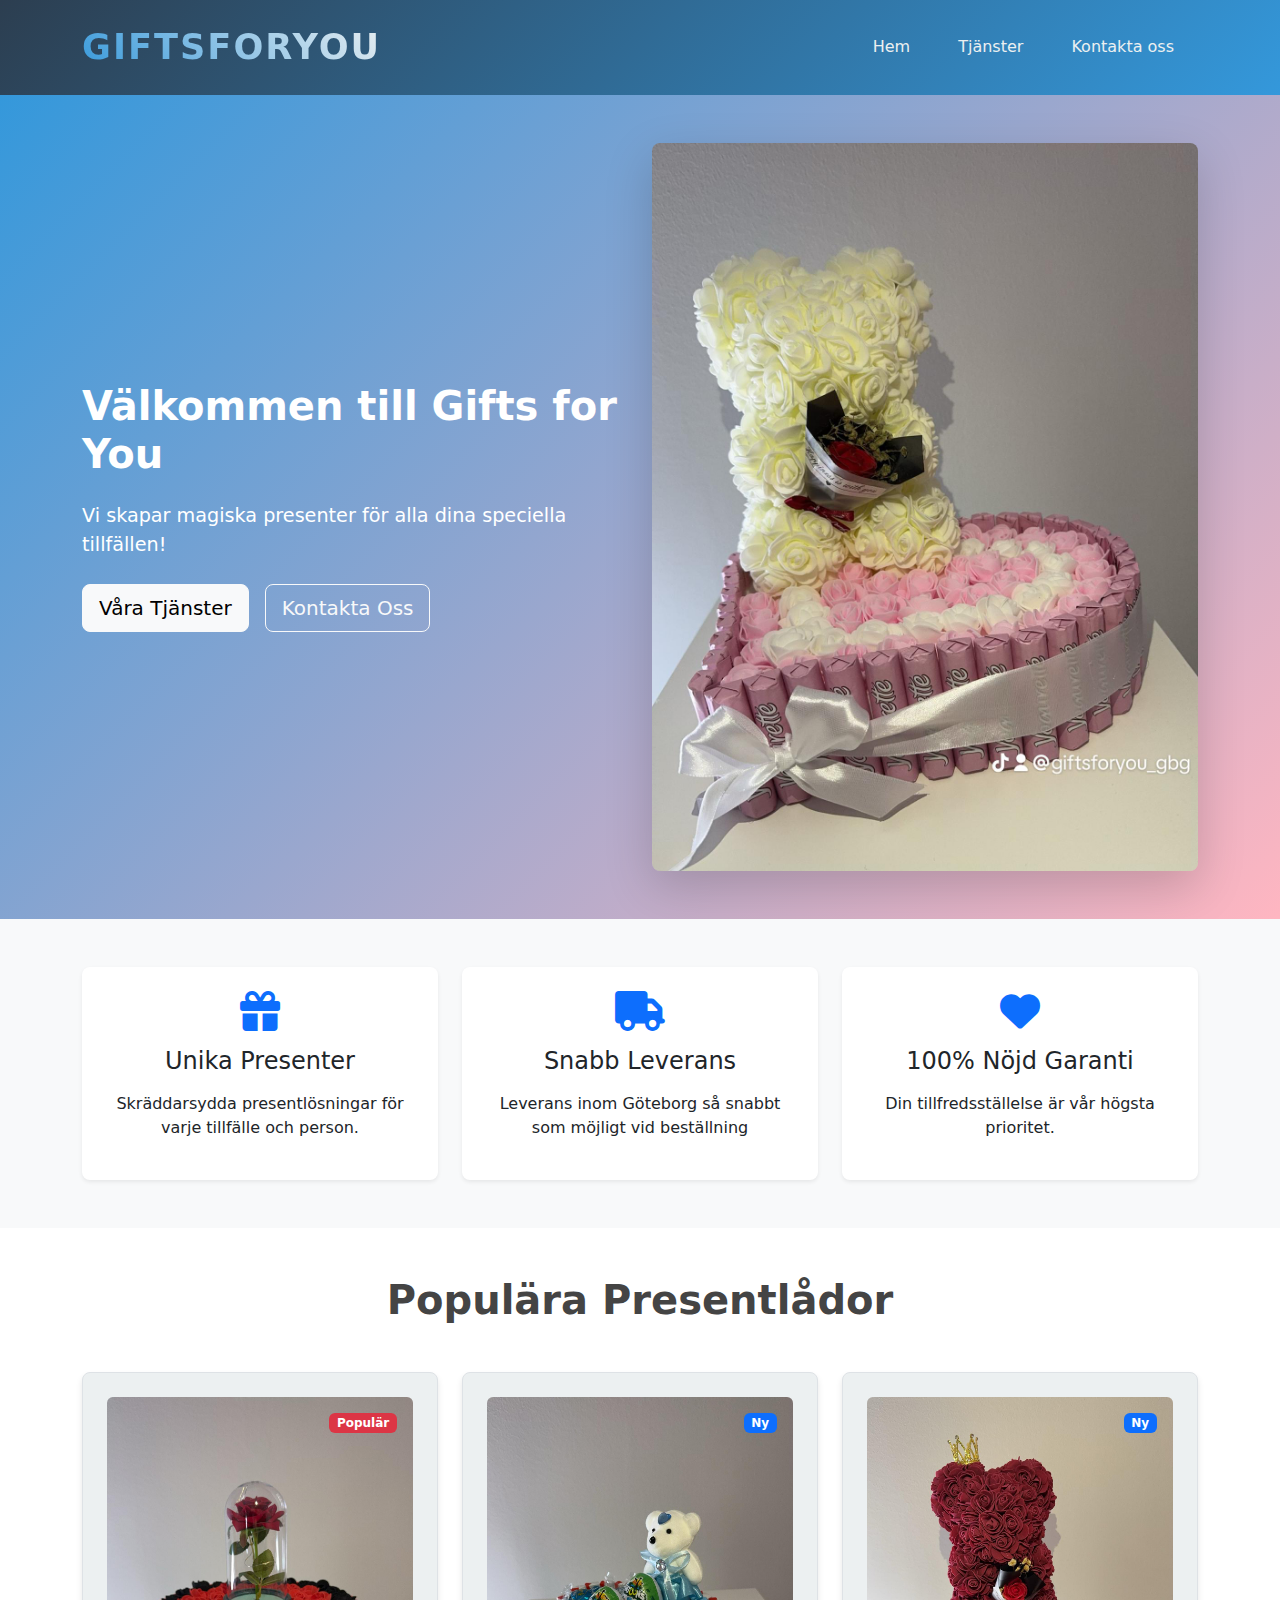
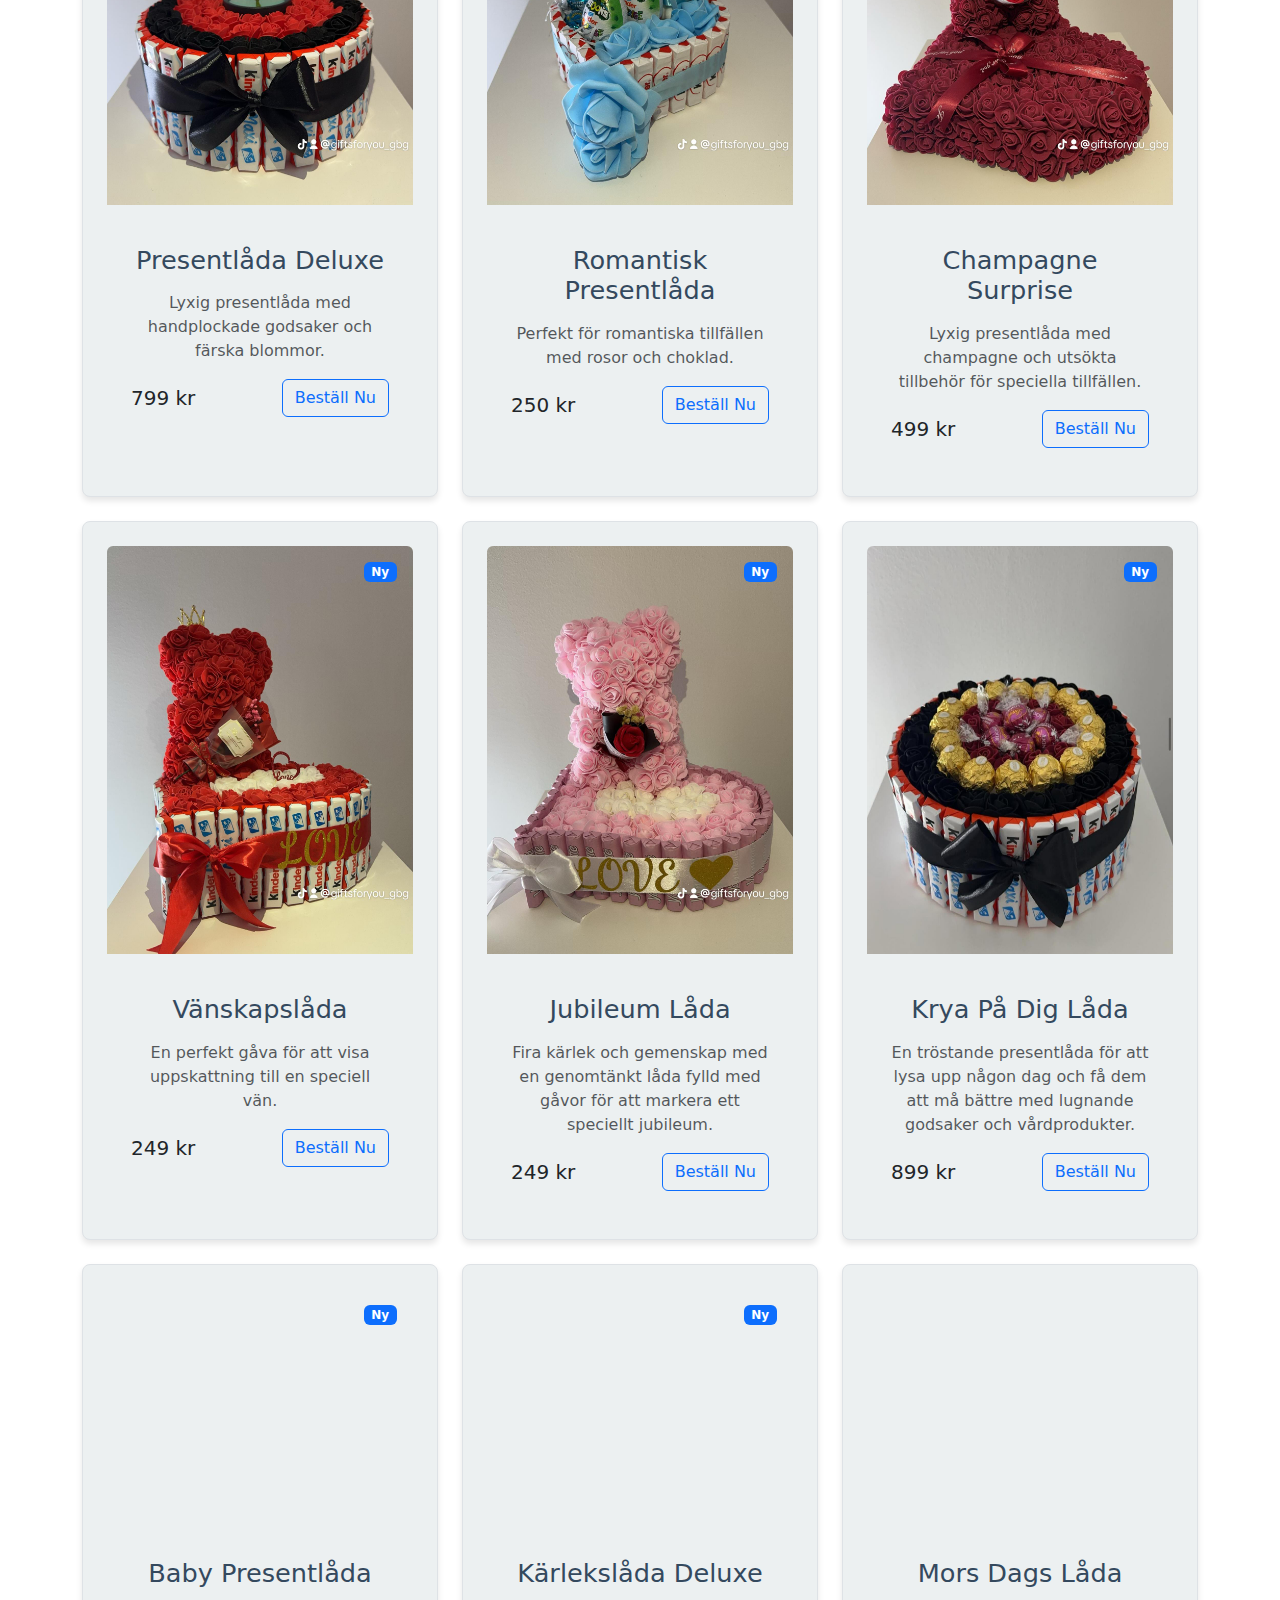
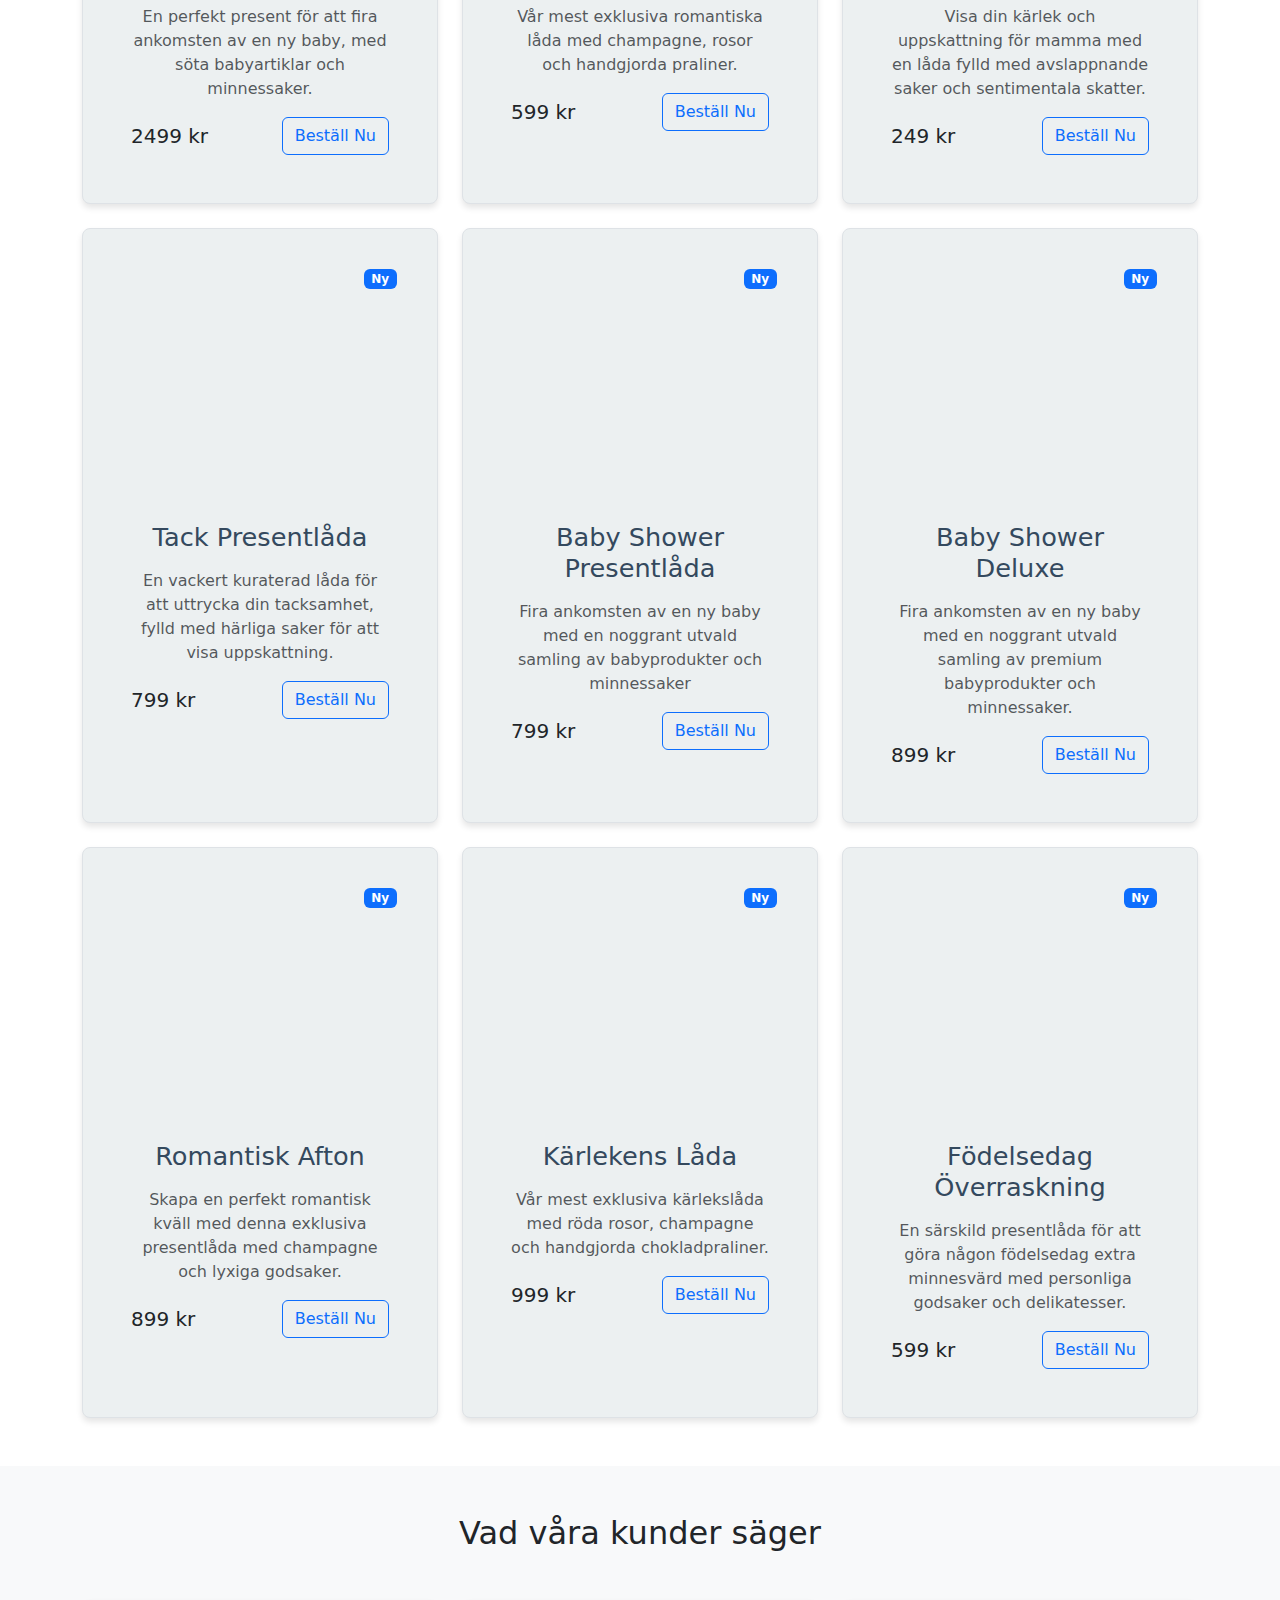
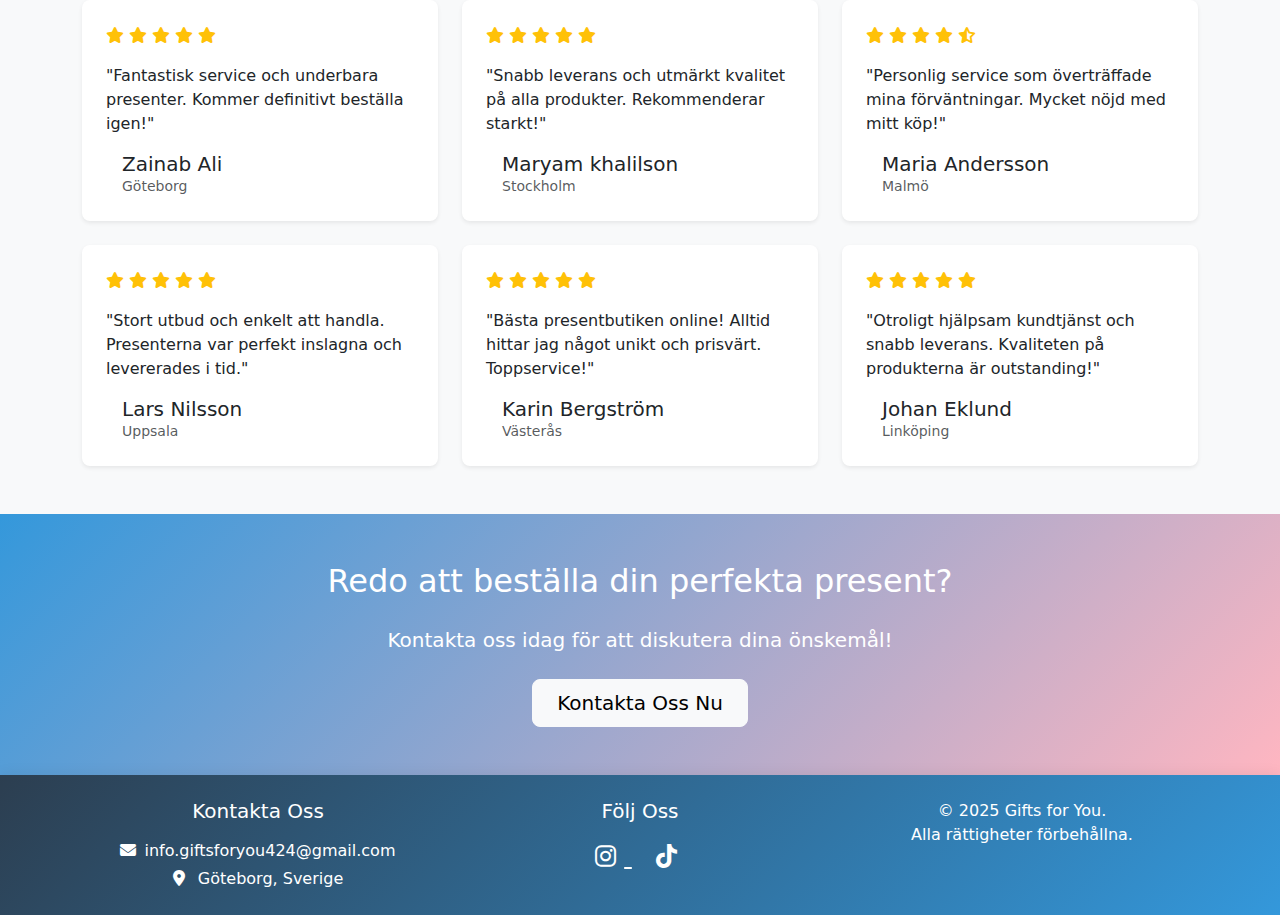
<file: index.html>
<html lang="sv">
<head>
    <meta charset="UTF-8">
    <meta name="viewport" content="width=device-width, initial-scale=1.0">
    <meta name="description" content="Gifts For You - Din premiumbutik för presenter och blommor i Göteborg. Personliga presenter med snabb leverans. Handplockade presentlådor för alla tillfällen.">
    <meta name="keywords" content="presenter, blommor, göteborg, gåvor, presentbutik, blomsteraffär, presentlådor, personliga presenter, födelsedagspresenter, romantiska presenter">
    <meta name="author" content="Gifts For You">
    <meta property="og:title" content="Gifts for You | Presenter och Blommor i Göteborg">
    <meta property="og:description" content="Specialdesignade presenter och blomsterarrangemang med leverans i Göteborg. Handplockade presentlådor för alla tillfällen.">
    <meta property="og:type" content="website">
    <meta property="og:image" content="images/hero.jpeg">
    <meta property="og:url" content="https://giftsforyou.se">
    <meta name="robots" content="index, follow">
    <meta name="theme-color" content="#3498db">
    <link rel="canonical" href="https://giftsforyou.se">
    <title>Gifts for You | Presenter och Blommor i Göteborg - Personliga Presentlådor</title>
    <link rel="stylesheet" href="css/styles.css">
    <link rel="stylesheet" href="https://cdnjs.cloudflare.com/ajax/libs/bootstrap/5.3.0/css/bootstrap.min.css">
    <link rel="stylesheet" href="https://cdnjs.cloudflare.com/ajax/libs/font-awesome/6.4.0/css/all.min.css">
    <link rel="icon" href="images/favicon.ico" type="image/x-icon">
    <style>
        @keyframes slideInDown {
            from {
                transform: translateY(-100%);
                opacity: 0;
            }
            to {
                transform: translateY(0);
                opacity: 1;
            }
        }

        @keyframes fadeIn {
            from { opacity: 0; }
            to { opacity: 1; }
        }

        .navbar {
            background: linear-gradient(135deg, #2c3e50 0%, #3498db 100%) !important;
            padding: 1rem 0;
            box-shadow: 0 2px 15px rgba(0,0,0,0.1);
            animation: slideInDown 0.8s ease-out;
        }

        .navbar-brand.logo {
            font-size: 2.2rem;
            font-weight: 800;
            background: linear-gradient(45deg, #3498db, #ecf0f1);
            -webkit-background-clip: text;
            background-clip: text;
            -webkit-text-fill-color: transparent;
            text-transform: uppercase;
            letter-spacing: 2px;
            transition: all 0.3s ease;
        }

        .navbar-brand.logo:hover {
            transform: scale(1.05);
        }

        .nav-link {
            color: #ecf0f1 !important;
            font-weight: 500;
            margin: 0 1rem;
            padding: 0.5rem 1rem;
            border-radius: 25px;
            transition: all 0.3s ease;
        }

        .nav-link:hover {
            color: #f1c40f !important;
            background: rgba(255,255,255,0.1);
            transform: translateY(-2px);
        }

        .hero {
            background: linear-gradient(135deg, #3498db, #FFB6C1);
            position: relative;
            overflow: hidden;
            padding: 3rem 1rem;
        }

        .hero h1 {
            font-size: 2.5rem;
        }

        .hero p {
            font-size: 1.2rem;
        }

        .feature-card {
            transition: all 0.3s ease;
            height: 100%;
        }

        .feature-card:hover {
            transform: translateY(-5px);
            box-shadow: 0 10px 20px rgba(0,0,0,0.1);
        }

        .product-card {
            transition: all 0.3s ease;
        }

        .product-card:hover {
            transform: translateY(-5px);
            box-shadow: 0 10px 20px rgba(0,0,0,0.1);
        }

        .testimonial-card {
            transition: all 0.3s ease;
            height: 100%;
        }

        .testimonial-card:hover {
            transform: translateY(-5px);
            box-shadow: 0 5px 15px rgba(0,0,0,0.1);
        }

        .footer {
            background: linear-gradient(135deg, #2c3e50 0%, #3498db 100%);
        }

        .social-links a {
            font-size: 1.5rem;
            transition: all 0.3s ease;
        }

        .social-links a:hover {
            transform: scale(1.2);
            color: #f1c40f !important;
        }

        .shadow-hover {
            transition: box-shadow 0.3s ease;
        }

        .shadow-hover:hover {
            box-shadow: 0 0.5rem 1rem rgba(0,0,0,.15);
        }

        /* Enhanced responsive styles */
        @media (max-width: 576px) {
            .hero {
                padding: 2rem 0.75rem;
            }
            
            .hero h1 {
                font-size: 1.75rem;
            }
            
            .hero p {
                font-size: 1rem;
            }
            
            .hero .d-flex {
                flex-direction: column;
            }
            
            .hero .btn {
                width: 100%;
                margin: 0.5rem 0;
            }

            .navbar-brand.logo {
                font-size: 1.5rem;
            }
        }

        @media (min-width: 577px) and (max-width: 767px) {
            .hero h1 {
                font-size: 2rem;
            }
            
            .hero p {
                font-size: 1.1rem;
            }

            .products .col-md-4 {
                width: 50%;
            }
            
            .testimonials .col-md-4 {
                width: 50%;
            }
        }

        @media (max-width: 768px) {
            .navbar-brand.logo {
                font-size: 1.8rem;
            }
            
            .nav-link {
                margin: 0.5rem 0;
            }

            .cta h2 {
                font-size: 1.75rem;
            }

            .cta p {
                font-size: 1.1rem;
            }
        }

        /* Faster loading images */
        img {
            content-visibility: auto;
        }

        /* Improved accessibility */
        .btn:focus, .nav-link:focus {
            box-shadow: 0 0 0 0.25rem rgba(52, 152, 219, 0.5);
        }
    </style>
</head>
<body>
    <header>
        <nav class="navbar navbar-expand-lg navbar-dark">
            <div class="container">
                <a href="index.html" class="navbar-brand logo" aria-label="Gifts For You Home">
                    Gifts<span>For</span>You
                </a>
                <button class="navbar-toggler" type="button" data-bs-toggle="collapse" data-bs-target="#navbarNav" aria-controls="navbarNav" aria-expanded="false" aria-label="Toggle navigation">
                    <span class="navbar-toggler-icon"></span>
                </button>
                <div class="collapse navbar-collapse" id="navbarNav">
                    <ul class="navbar-nav ms-auto">
                        <li class="nav-item">
                            <a href="index.html" class="nav-link" aria-current="page">Hem</a>
                        </li>
                        <li class="nav-item">
                            <a href="services.html" class="nav-link">Tjänster</a>
                        </li>
                        <li class="nav-item">
                            <a href="contact.html" class="nav-link">Kontakta oss</a>
                        </li>
                    </ul>
                </div>
            </div>
        </nav>
    </header>

    <main>
        <!-- Enhanced Hero Section -->
        <section class="hero position-relative text-white">
            <div class="container">
                <div class="row align-items-center">
                    <div class="col-lg-6 text-center text-lg-start">
                        <h1 class="display-4 fw-bold mb-4">Välkommen till Gifts for You</h1>
                        <p class="lead mb-4">Vi skapar magiska presenter för alla dina speciella tillfällen!</p>
                        <div class="d-flex gap-3 justify-content-center justify-content-lg-start">
                            <a href="services.html" class="btn btn-light btn-lg">Våra Tjänster</a>
                            <a href="contact.html" class="btn btn-outline-light btn-lg">Kontakta Oss</a>
                        </div>
                    </div>
                    <div class="col-lg-6 mt-5 mt-lg-0 text-center">
                        <img src="images/hero.jpeg" alt="Exklusiva presentlådor från Gifts For You" class="img-fluid rounded-3 shadow-lg" width="600" height="400" loading="eager">
                    </div>
                </div>
            </div>
        </section>

        <!-- Features Section -->
        <section class="features py-5 bg-light">
            <div class="container">
                <div class="row g-4">
                    <div class="col-md-4 col-sm-6">
                        <div class="feature-card text-center p-4 bg-white rounded-3 shadow-sm">
                            <i class="fas fa-gift text-primary mb-3" style="font-size: 2.5rem;"></i>
                            <h3 class="h4 mb-3">Unika Presenter</h3>
                            <p>Skräddarsydda presentlösningar för varje tillfälle och person.</p>
                        </div>
                    </div>
                    <div class="col-md-4 col-sm-6">
                        <div class="feature-card text-center p-4 bg-white rounded-3 shadow-sm">
                            <i class="fas fa-truck text-primary mb-3" style="font-size: 2.5rem;"></i>
                            <h3 class="h4 mb-3">Snabb Leverans</h3>
                            <p>Leverans inom Göteborg så snabbt som möjligt vid beställning</p>
                        </div>
                    </div>
                    <div class="col-md-4 col-sm-12">
                        <div class="feature-card text-center p-4 bg-white rounded-3 shadow-sm">
                            <i class="fas fa-heart text-primary mb-3" style="font-size: 2.5rem;"></i>
                            <h3 class="h4 mb-3">100% Nöjd Garanti</h3>
                            <p>Din tillfredsställelse är vår högsta prioritet.</p>
                        </div>
                    </div>
                </div>
            </div>
        </section>

        <!-- Enhanced Product Section -->
        <section class="products py-5">
            <div class="container">
                <h2 class="text-center mb-5">Populära Presentlådor</h2>
                <div class="row g-4">
                    <div class="col-lg-4 col-md-6 col-sm-6">
                        <div class="product-card border rounded-3 shadow-hover h-100">
                            <div class="position-relative">
                                <img src="images/use.jpeg" alt="Presentlåda Deluxe med handplockade godsaker" class="img-fluid rounded-top" width="400" height="300">
                                <span class="badge bg-danger position-absolute top-0 end-0 m-3">Populär</span>
                            </div>
                            <div class="p-4">
                                <h3 class="h4 mb-3">Presentlåda Deluxe</h3>
                                <p class="text-muted mb-3">Lyxig presentlåda med handplockade godsaker och färska blommor.</p>
                                <div class="d-flex justify-content-between align-items-center">
                                    <span class="h5 mb-0">799 kr</span>
                                    <a href="contact.html" class="btn btn-outline-primary">Beställ Nu</a>
                                </div>
                            </div>
                        </div>
                    </div>
                    
                    <div class="col-lg-4 col-md-6 col-sm-6">
                        <div class="product-card border rounded-3 shadow-hover h-100">
                            <div class="position-relative">
                                <img src="images/use2.jpeg" alt="Romantisk presentlåda med rosor och choklad" class="img-fluid rounded-top" width="400" height="300">
                                <span class="badge bg-primary position-absolute top-0 end-0 m-3">Ny</span>
                            </div>
                            <div class="p-4">
                                <h3 class="h4 mb-3">Romantisk Presentlåda</h3>
                                <p class="text-muted mb-3">Perfekt för romantiska tillfällen med rosor och choklad.</p>
                                <div class="d-flex justify-content-between align-items-center">
                                    <span class="h5 mb-0">250 kr</span>
                                    <a href="contact.html" class="btn btn-outline-primary">Beställ Nu</a>
                                </div>
                            </div>
                        </div>
                    </div>
                    <div class="col-lg-4 col-md-6 col-sm-6">
                        <div class="product-card border rounded-3 shadow-hover h-100">
                            <div class="position-relative">
                                <img src="images/use5.jpeg" alt="Lyxig presentlåda med champagne och tillbehör" class="img-fluid rounded-top" width="400" height="300">
                                <span class="badge bg-primary position-absolute top-0 end-0 m-3">Ny</span>
                            </div>
                            <div class="p-4">
                                <h3 class="h4 mb-3">Champagne Surprise</h3>
                                <p class="text-muted mb-3">Lyxig presentlåda med champagne och utsökta tillbehör för speciella tillfällen.</p>
                                <div class="d-flex justify-content-between align-items-center">
                                    <span class="h5 mb-0">499 kr</span>
                                    <a href="contact.html" class="btn btn-outline-primary">Beställ Nu</a>
                                </div>
                            </div>
                        </div>
                    </div>
                    <div class="col-lg-4 col-md-6 col-sm-6">
                        <div class="product-card border rounded-3 shadow-hover h-100">
                            <div class="position-relative">
                                <img src="images/use4.jpeg" alt="Vänskapslåda med personliga detaljer" class="img-fluid rounded-top" width="400" height="300">
                                <span class="badge bg-primary position-absolute top-0 end-0 m-3">Ny</span>
                            </div>
                            <div class="p-4">
                                <h3 class="h4 mb-3">Vänskapslåda</h3>
                                <p class="text-muted mb-3">En perfekt gåva för att visa uppskattning till en speciell vän.</p>
                                <div class="d-flex justify-content-between align-items-center">
                                    <span class="h5 mb-0">249 kr</span>
                                    <a href="contact.html" class="btn btn-outline-primary">Beställ Nu</a>
                                </div>
                            </div>
                        </div>
                    </div>
                    <div class="col-lg-4 col-md-6 col-sm-6">
                        <div class="product-card border rounded-3 shadow-hover h-100">
                            <div class="position-relative">
                                <img src="images/use6.jpeg" alt="Jubileum presentlåda för speciella firanden" class="img-fluid rounded-top" width="400" height="300">
                                <span class="badge bg-primary position-absolute top-0 end-0 m-3">Ny</span>
                            </div>
                            <div class="p-4">
                                <h3 class="h4 mb-3">Jubileum Låda</h3>
                                <p class="text-muted mb-3">Fira kärlek och gemenskap med en genomtänkt låda fylld med gåvor för att markera ett speciellt jubileum.</p>
                                <div class="d-flex justify-content-between align-items-center">
                                    <span class="h5 mb-0">249 kr</span>
                                    <a href="contact.html" class="btn btn-outline-primary">Beställ Nu</a>
                                </div>
                            </div>
                        </div>
                    </div>
                    <div class="col-lg-4 col-md-6 col-sm-6">
                        <div class="product-card border rounded-3 shadow-hover h-100">
                            <div class="position-relative">
                                <img src="images/use37.jpg" alt="Krya på dig presentlåda med vårdande produkter" class="img-fluid rounded-top" width="400" height="300">
                                <span class="badge bg-primary position-absolute top-0 end-0 m-3">Ny</span>
                            </div>
                            <div class="p-4">
                                <h3 class="h4 mb-3">Krya På Dig Låda</h3>
                                <p class="text-muted mb-3">En tröstande presentlåda för att lysa upp någon dag och få dem att må bättre med lugnande godsaker och vårdprodukter.</p>
                                <div class="d-flex justify-content-between align-items-center">
                                    <span class="h5 mb-0">899 kr</span>
                                    <a href="contact.html" class="btn btn-outline-primary">Beställ Nu</a>
                                </div>
                            </div>
                        </div>
                    </div>
                    <div class="col-lg-4 col-md-6 col-sm-6">
                        <div class="product-card border rounded-3 shadow-hover h-100">
                            <div class="position-relative">
                                <img src="images/use8.jpeg" alt="Baby presentlåda med söta babyartiklar" class="img-fluid rounded-top" width="400" height="300">
                                <span class="badge bg-primary position-absolute top-0 end-0 m-3">Ny</span>
                            </div>
                            <div class="p-4">
                                <h3 class="h4 mb-3">Baby Presentlåda</h3>
                                <p class="text-muted mb-3">En perfekt present för att fira ankomsten av en ny baby, med söta babyartiklar och minnessaker.</p>
                                <div class="d-flex justify-content-between align-items-center">
                                    <span class="h5 mb-0">2499 kr</span>
                                    <a href="contact.html" class="btn btn-outline-primary">Beställ Nu</a>
                                </div>
                            </div>
                        </div>
                    </div>
                    <div class="col-lg-4 col-md-6 col-sm-6">
                        <div class="product-card border rounded-3 shadow-hover h-100">
                            <div class="position-relative">
                                <img src="images/use9.jpeg" alt="Lyxig kärlekslåda med champagne och choklad" class="img-fluid rounded-top" width="400" height="300">
                                <span class="badge bg-primary position-absolute top-0 end-0 m-3">Ny</span>
                            </div>
                            <div class="p-4">
                                <h3 class="h4 mb-3">Kärlekslåda Deluxe</h3>
                                <p class="text-muted mb-3">Vår mest exklusiva romantiska låda med champagne, rosor och handgjorda praliner.</p>
                                <div class="d-flex justify-content-between align-items-center">
                                    <span class="h5 mb-0">599 kr</span>
                                    <a href="contact.html" class="btn btn-outline-primary">Beställ Nu</a>
                                </div>
                            </div>
                        </div>
                    </div>
                    
                    <div class="col-lg-4 col-md-6 col-sm-6">
                        <div class="product-card border rounded-3 shadow-hover h-100">
                            <div class="position-relative">
                                <img src="images/WhatsApp Image 2025-01-28 at 19..jpg" alt="Mors dags presentlåda med lyxiga produkter" class="img-fluid rounded-top" width="400" height="300">
                            </div>
                            <div class="p-4">
                                <h3 class="h4 mb-3">Mors Dags Låda</h3>
                                <p class="text-muted mb-3">Visa din kärlek och uppskattning för mamma med en låda fylld med avslappnande saker och sentimentala skatter.</p>
                                <div class="d-flex justify-content-between align-items-center">
                                    <span class="h5 mb-0">249 kr</span>
                                    <a href="contact.html" class="btn btn-outline-primary">Beställ Nu</a>
                                </div>
                            </div>
                        </div>
                    </div>
                    <div class="col-lg-4 col-md-6 col-sm-6">
                        <div class="product-card border rounded-3 shadow-hover h-100">
                            <div class="position-relative">
                                <img src="images/use36.jpg" alt="Tack presentlåda för att visa uppskattning" class="img-fluid rounded-top" width="400" height="300">
                                <span class="badge bg-primary position-absolute top-0 end-0 m-3">Ny</span>
                            </div>
                            <div class="p-4">
                                <h3 class="h4 mb-3">Tack Presentlåda</h3>
                                <p class="text-muted mb-3">En vackert kuraterad låda för att uttrycka din tacksamhet, fylld med härliga saker för att visa uppskattning.</p>
                                <div class="d-flex justify-content-between align-items-center">
                                    <span class="h5 mb-0">799 kr</span>
                                    <a href="contact.html" class="btn btn-outline-primary">Beställ Nu</a>
                                </div>
                            </div>
                        </div>
                    </div>
                    <div class="col-lg-4 col-md-6 col-sm-6">
                        <div class="product-card border rounded-3 shadow-hover h-100">
                            <div class="position-relative">
                                <img src="images/use30.jpg" alt="Baby shower presentlåda för väntande föräldrar" class="img-fluid rounded-top" width="400" height="300">
                                <span class="badge bg-primary position-absolute top-0 end-0 m-3">Ny</span>
                            </div>
                            <div class="p-4">
                                <h3 class="h4 mb-3">Baby Shower Presentlåda</h3>
                                <p class="text-muted mb-3">Fira ankomsten av en ny baby med en noggrant utvald samling av babyprodukter och minnessaker</p>
                                <div class="d-flex justify-content-between align-items-center">
                                    <span class="h5 mb-0">799 kr</span>
                                    <a href="contact.html" class="btn btn-outline-primary">Beställ Nu</a>
                                </div>
                            </div>
                        </div>
                    </div>
                    <div class="col-lg-4 col-md-6 col-sm-6">
                        <div class="product-card border rounded-3 shadow-hover h-100">
                            <div class="position-relative">
                                <img src="images/use31.jpg" alt="Lyxig baby shower presentlåda med premium produkter" class="img-fluid rounded-top" width="400" height="300">
                                <span class="badge bg-primary position-absolute top-0 end-0 m-3">Ny</span>
                            </div>
                            <div class="p-4">
                                <h3 class="h4 mb-3">Baby Shower Deluxe</h3>
                                <p class="text-muted mb-3">Fira ankomsten av en ny baby med en noggrant utvald samling av premium babyprodukter och minnessaker.</p>
                                <div class="d-flex justify-content-between align-items-center">
                                    <span class="h5 mb-0">899 kr</span>
                                    <a href="contact.html" class="btn btn-outline-primary">Beställ Nu</a>
                                </div>
                            </div>
                        </div>
                    </div>
                    <div class="col-lg-4 col-md-6 col-sm-6">
                        <div class="product-card border rounded-3 shadow-hover h-100">
                            <div class="position-relative">
                                <img src="images/use33.jpg" alt="Exklusiv romantisk presentlåda med champagne" class="img-fluid rounded-top" width="400" height="300">
                                <span class="badge bg-primary position-absolute top-0 end-0 m-3">Ny</span>
                            </div>
                            <div class="p-4">
                                <h3 class="h4 mb-3">Romantisk Afton</h3>
                                <p class="text-muted mb-3">Skapa en perfekt romantisk kväll med denna exklusiva presentlåda med champagne och lyxiga godsaker.</p>
                                <div class="d-flex justify-content-between align-items-center">
                                    <span class="h5 mb-0">899 kr</span>
                                    <a href="contact.html" class="btn btn-outline-primary">Beställ Nu</a>
                                </div>
                            </div>
                        </div>
                    </div>
                    <div class="col-lg-4 col-md-6 col-sm-6">
                        <div class="product-card border rounded-3 shadow-hover h-100">
                            <div class="position-relative">
                                <img src="images/use35.jpg" alt="Premium romantisk presentlåda med rosor" class="img-fluid rounded-top" width="400" height="300">
                                <span class="badge bg-primary position-absolute top-0 end-0 m-3">Ny</span>
                            </div>
                            <div class="p-4">
                                <h3 class="h4 mb-3">Kärlekens Låda</h3>
                                <p class="text-muted mb-3">Vår mest exklusiva kärlekslåda med röda rosor, champagne och handgjorda chokladpraliner.</p>
                                <div class="d-flex justify-content-between align-items-center">
                                    <span class="h5 mb-0">999 kr</span>
                                    <a href="contact.html" class="btn btn-outline-primary">Beställ Nu</a>
                                </div>
                            </div>
                        </div>
                    </div>
                    <div class="col-lg-4 col-md-6 col-sm-6">
                        <div class="product-card border rounded-3 shadow-hover h-100">
                            <div class="position-relative">
                                <img src="images/use17.jpg" alt="Födelsedagslåda med festliga tillbehör" class="img-fluid rounded-top" width="400" height="300">
                                <span class="badge bg-primary position-absolute top-0 end-0 m-3">Ny</span>
                            </div>
                            <div class="p-4">
                                <h3 class="h4 mb-3">Födelsedag Överraskning</h3>
                                <p class="text-muted mb-3">En särskild presentlåda för att göra någon födelsedag extra minnesvärd med personliga godsaker och delikatesser.</p>
                                <div class="d-flex justify-content-between align-items-center">
                                    <span class="h5 mb-0">599 kr</span>
                                    <a href="contact.html" class="btn btn-outline-primary">Beställ Nu</a>
                                </div>
                            </div>
                        </div>
                    </div>
                    
                </div>
            </div>
        </section>
        <section class="testimonials py-5 bg-light">
            <div class="container">
                <h2 class="text-center mb-5">Vad våra kunder säger</h2>
                <div class="row g-4">
                    <div class="col-md-4">
                        <div class="testimonial-card bg-white p-4 rounded-3 shadow-sm">
                            <div class="mb-3">
                                <i class="fas fa-star text-warning"></i>
                                <i class="fas fa-star text-warning"></i>
                                <i class="fas fa-star text-warning"></i>
                                <i class="fas fa-star text-warning"></i>
                                <i class="fas fa-star text-warning"></i>
                            </div>
                            <p class="mb-3">"Fantastisk service och underbara presenter. Kommer definitivt beställa igen!"</p>
                            <div class="d-flex align-items-center">
                                <div class="ms-3">
                                    <h5 class="mb-0">Zainab Ali</h5>
                                    <small class="text-muted">Göteborg</small>
                                </div>
                            </div>
                        </div>
                    </div>
                    
                    <div class="col-md-4">
                        <div class="testimonial-card bg-white p-4 rounded-3 shadow-sm">
                            <div class="mb-3">
                                <i class="fas fa-star text-warning"></i>
                                <i class="fas fa-star text-warning"></i>
                                <i class="fas fa-star text-warning"></i>
                                <i class="fas fa-star text-warning"></i>
                                <i class="fas fa-star text-warning"></i>
                            </div>
                            <p class="mb-3">"Snabb leverans och utmärkt kvalitet på alla produkter. Rekommenderar starkt!"</p>
                            <div class="d-flex align-items-center">
                                <div class="ms-3">
                                    <h5 class="mb-0">Maryam khalilson</h5>
                                    <small class="text-muted">Stockholm</small>
                                </div>
                            </div>
                        </div>
                    </div>
        
                    <div class="col-md-4">
                        <div class="testimonial-card bg-white p-4 rounded-3 shadow-sm">
                            <div class="mb-3">
                                <i class="fas fa-star text-warning"></i>
                                <i class="fas fa-star text-warning"></i>
                                <i class="fas fa-star text-warning"></i>
                                <i class="fas fa-star text-warning"></i>
                                <i class="fas fa-star-half-alt text-warning"></i>
                            </div>
                            <p class="mb-3">"Personlig service som överträffade mina förväntningar. Mycket nöjd med mitt köp!"</p>
                            <div class="d-flex align-items-center">
                                <div class="ms-3">
                                    <h5 class="mb-0">Maria Andersson</h5>
                                    <small class="text-muted">Malmö</small>
                                </div>
                            </div>
                        </div>
                    </div>
        
                    <div class="col-md-4">
                        <div class="testimonial-card bg-white p-4 rounded-3 shadow-sm">
                            <div class="mb-3">
                                <i class="fas fa-star text-warning"></i>
                                <i class="fas fa-star text-warning"></i>
                                <i class="fas fa-star text-warning"></i>
                                <i class="fas fa-star text-warning"></i>
                                <i class="fas fa-star text-warning"></i>
                            </div>
                            <p class="mb-3">"Stort utbud och enkelt att handla. Presenterna var perfekt inslagna och levererades i tid."</p>
                            <div class="d-flex align-items-center">
                                <div class="ms-3">
                                    <h5 class="mb-0">Lars Nilsson</h5>
                                    <small class="text-muted">Uppsala</small>
                                </div>
                            </div>
                        </div>
                    </div>
        
                    <div class="col-md-4">
                        <div class="testimonial-card bg-white p-4 rounded-3 shadow-sm">
                            <div class="mb-3">
                                <i class="fas fa-star text-warning"></i>
                                <i class="fas fa-star text-warning"></i>
                                <i class="fas fa-star text-warning"></i>
                                <i class="fas fa-star text-warning"></i>
                                <i class="fas fa-star text-warning"></i>
                            </div>
                            <p class="mb-3">"Bästa presentbutiken online! Alltid hittar jag något unikt och prisvärt. Toppservice!"</p>
                            <div class="d-flex align-items-center">
                                <div class="ms-3">
                                    <h5 class="mb-0">Karin Bergström</h5>
                                    <small class="text-muted">Västerås</small>
                                </div>
                            </div>
                        </div>
                    </div>
        
                    <div class="col-md-4">
                        <div class="testimonial-card bg-white p-4 rounded-3 shadow-sm">
                            <div class="mb-3">
                                <i class="fas fa-star text-warning"></i>
                                <i class="fas fa-star text-warning"></i>
                                <i class="fas fa-star text-warning"></i>
                                <i class="fas fa-star text-warning"></i>
                                <i class="fas fa-star text-warning"></i>
                            </div>
                            <p class="mb-3">"Otroligt hjälpsam kundtjänst och snabb leverans. Kvaliteten på produkterna är outstanding!"</p>
                            <div class="d-flex align-items-center">
                                <div class="ms-3">
                                    <h5 class="mb-0">Johan Eklund</h5>
                                    <small class="text-muted">Linköping</small>
                                </div>
                            </div>
                        </div>
                    </div>
                </div>
            </div>
        </section>

        <!-- CTA Section -->
        <section class="cta py-5" style="background: linear-gradient(135deg, #3498db, #FFB6C1);">
            <div class="container text-center text-white">
                <h2 class="mb-4">Redo att beställa din perfekta present?</h2>
                <p class="lead mb-4">Kontakta oss idag för att diskutera dina önskemål!</p>
                <a href="contact.html" class="btn btn-light btn-lg px-4">Kontakta Oss Nu</a>
            </div>
        </section>
    </main>

    <!-- Enhanced Footer -->
    <footer class="footer bg-custom text-white py-4">
        <div class="container">
            <div class="row g-4">
                <div class="col-md-4 text-center text-md-start">
                    <h5 class="mb-3">Kontakta Oss</h5>
                    <p class="mb-1"><i class="fas fa-envelope me-2"></i>info.giftsforyou424@gmail.com</p>
            
                    <p class="mb-0"><i class="fas fa-map-marker-alt me-2"></i> Göteborg, Sverige</p>
                </div>
                <div class="col-md-4 text-center">
                    <h5 class="mb-3">Följ Oss</h5>
                    <div class="social-links">
                        <a href="https://www.instagram.com/giftsforyou_gbg" class="text-white me-3">
                            <i class="fab fa-instagram"></i>
                        </a>
                        <a href="https://www.tiktok.com/@giftsforyou_gbg" class="text-white">
                            <i class="fab fa-tiktok"></i>
                        </a>
                    </div>
                </div>
                <div class="col-md-4 text-center text-md-end">
                    <p>&copy; 2025 Gifts for You.<br>Alla rättigheter förbehållna.</p>
                </div>
            </div>
        </div>
    </footer>

    <script src="https://cdnjs.cloudflare.com/ajax/libs/bootstrap/5.3.0/js/bootstrap.bundle.min.js"></script>
</body>
</html>
</file>
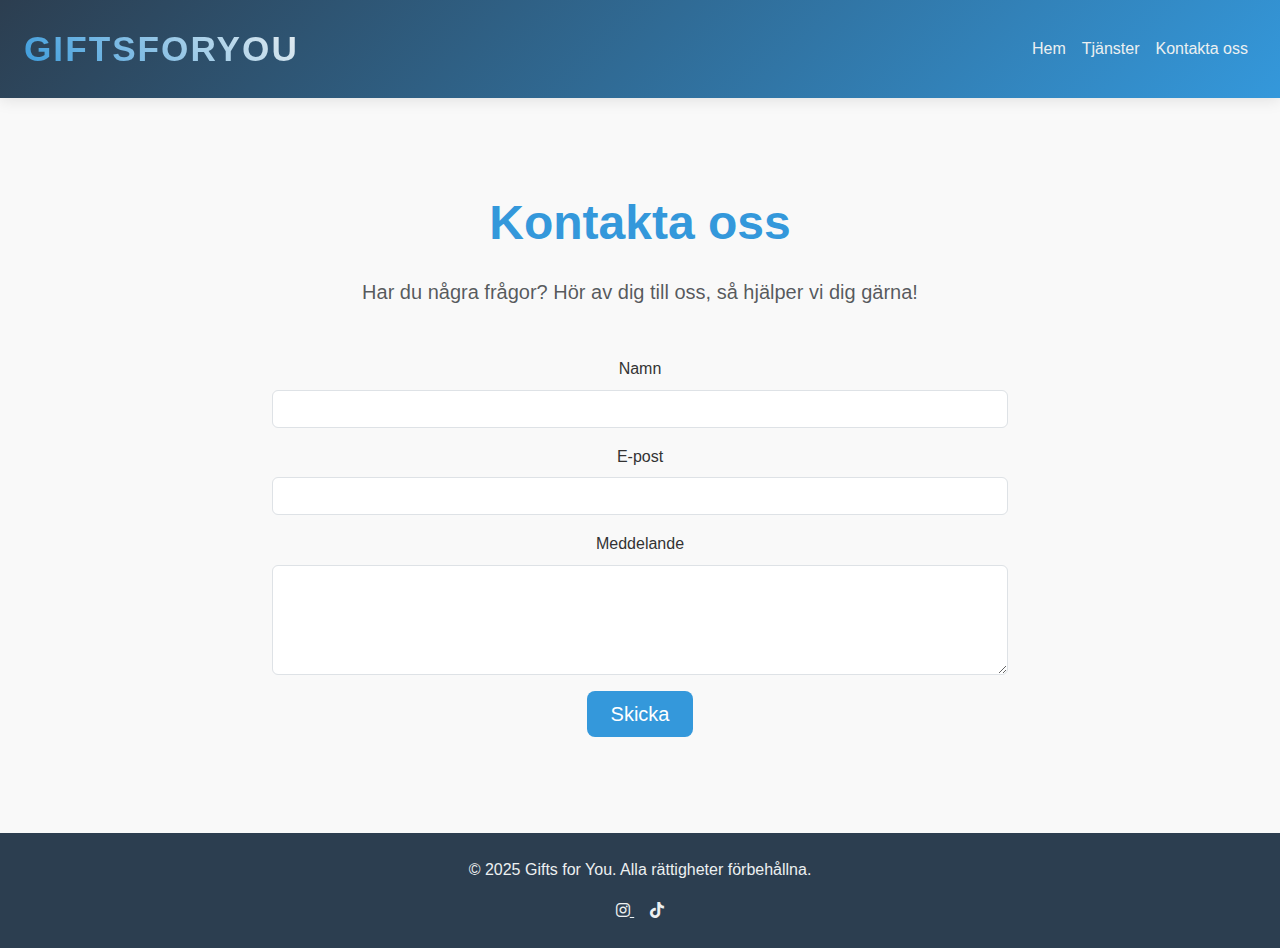
<file: contact.html>
<!DOCTYPE html>
<html lang="sv">
<head>
    <meta charset="UTF-8">
    <meta name="viewport" content="width=device-width, initial-scale=1.0">
    <title>Gifts for You - Kontakta oss</title>
    <!-- Bootstrap CSS -->
    <link rel="stylesheet" href="https://cdnjs.cloudflare.com/ajax/libs/bootstrap/5.3.0/css/bootstrap.min.css">
    <!-- Font Awesome -->
    <link rel="stylesheet" href="https://cdnjs.cloudflare.com/ajax/libs/font-awesome/6.4.0/css/all.min.css">
    <!-- Custom CSS -->
    <link rel="stylesheet" href="css/styles.css">
    <style>
        /* Custom Navbar */
        .navbar {
            background: linear-gradient(135deg, #2c3e50 0%, #3498db 100%) !important;
            padding: 1rem 0;
            box-shadow: 0 2px 15px rgba(0,0,0,0.1);
        }
        .navbar-brand.logo {
            font-size: 2.2rem;
            font-weight: 800;
            background: linear-gradient(45deg, #3498db, #ecf0f1);
            -webkit-background-clip: text;
            background-clip: text;
            -webkit-text-fill-color: transparent;
            text-transform: uppercase;
            letter-spacing: 2px;
            transition: all 0.3s ease;
        }
        .navbar-brand.logo:hover {
            transform: scale(1.05);
        }
        .nav-link {
            color: #ecf0f1 !important;
            font-weight: 500;
            transition: all 0.3s ease;
        }
        .nav-link:hover {
            color: #f1c40f !important;
        }

        /* Contact Form */
        .contact {
            padding: 3rem 0;
        }
        .contact h1 {
            color: #3498db;
        }
        .contact .form-control:focus {
            box-shadow: none;
            border-color: #3498db;
        }
        .contact .btn-primary {
            background: #3498db;
            border: none;
            transition: background 0.3s ease;
        }
        .contact .btn-primary:hover {
            background: #2980b9;
        }

        /* Footer */
        .footer {
            background: #2c3e50;
            color: #ecf0f1;
        }
        .footer a {
            color: #ecf0f1;
            transition: color 0.3s ease;
        }
        .footer a:hover {
            color: #f1c40f;
        }
    </style>
</head>
<body>
    <!-- Navigation -->
    <header>
        <nav class="navbar navbar-expand-lg navbar-dark px-4">
            <a href="index.html" class="navbar-brand logo">
                <span class="text-warning">Gifts</span><span>For</span><span class="text-warning">You</span>
            </a>
            <button class="navbar-toggler" type="button" data-bs-toggle="collapse" data-bs-target="#navbarNav" aria-controls="navbarNav" aria-expanded="false" aria-label="Toggle navigation">
                <span class="navbar-toggler-icon"></span>
            </button>
            <div class="collapse navbar-collapse" id="navbarNav">
                <ul class="navbar-nav ms-auto">
                    <li class="nav-item">
                        <a href="index.html" class="nav-link">Hem</a>
                    </li>
                    <li class="nav-item">
                        <a href="services.html" class="nav-link">Tjänster</a>
                    </li>
                    <li class="nav-item">
                        <a href="contact.html" class="nav-link active">Kontakta oss</a>
                    </li>
                </ul>
            </div>
        </nav>
    </header>

    <!-- Main Section -->
    <main class="container my-5">
        <section class="contact text-center">
            <h1 class="display-5 fw-bold mb-4">Kontakta oss</h1>
            <p class="lead text-muted mb-5">Har du några frågor? Hör av dig till oss, så hjälper vi dig gärna!</p>
            
            <div class="row justify-content-center">
                <div class="col-md-8">
                    <form action="https://formspree.io/f/xyzkryog" method="POST" class="needs-validation" novalidate>
                        <input type="hidden" name="_subject" value="Ny meddelande från Gifts for You">
                        <input type="text" name="_gotcha" style="display:none">

                        <div class="mb-3">
                            <label for="name" class="form-label">Namn</label>
                            <input type="text" class="form-control" id="name" name="name" required>
                            <div class="invalid-feedback">Vänligen ange ditt namn.</div>
                        </div>
                        <div class="mb-3">
                            <label for="email" class="form-label">E-post</label>
                            <input type="email" class="form-control" id="email" name="email" required>
                            <div class="invalid-feedback">Vänligen ange en giltig e-postadress.</div>
                        </div>
                        <div class="mb-3">
                            <label for="message" class="form-label">Meddelande</label>
                            <textarea class="form-control" id="message" name="message" rows="4" required></textarea>
                            <div class="invalid-feedback">Vänligen skriv ett meddelande.</div>
                        </div>
                        <button type="submit" class="btn btn-primary btn-lg px-4">Skicka</button>
                    </form>
                </div>
            </div>
        </section>
    </main>

    <!-- Footer -->
    <footer class="footer text-center py-4">
        <div class="container">
            <p>&copy; 2025 Gifts for You. Alla rättigheter förbehållna.</p>
            <a href="https://www.instagram.com/giftsforyou_gbg" class="me-3">
                <i class="fab fa-instagram"></i>
            </a>
            <a href="https://www.tiktok.com/@giftsforyou_gbg">
                <i class="fab fa-tiktok"></i>
            </a>
        </div>
    </footer>

    <!-- Bootstrap JS -->
    <script src="https://cdnjs.cloudflare.com/ajax/libs/bootstrap/5.3.0/js/bootstrap.bundle.min.js"></script>
    <!-- Form Validation Script -->
    <script>
        (function () {
            'use strict';
            var forms = document.querySelectorAll('.needs-validation');
            Array.prototype.slice.call(forms).forEach(function (form) {
                form.addEventListener('submit', function (event) {
                    if (!form.checkValidity()) {
                        event.preventDefault();
                        event.stopPropagation();
                    }
                    form.classList.add('was-validated');
                }, false);
            });
        })();
    </script>
</body>
</html>
</file>
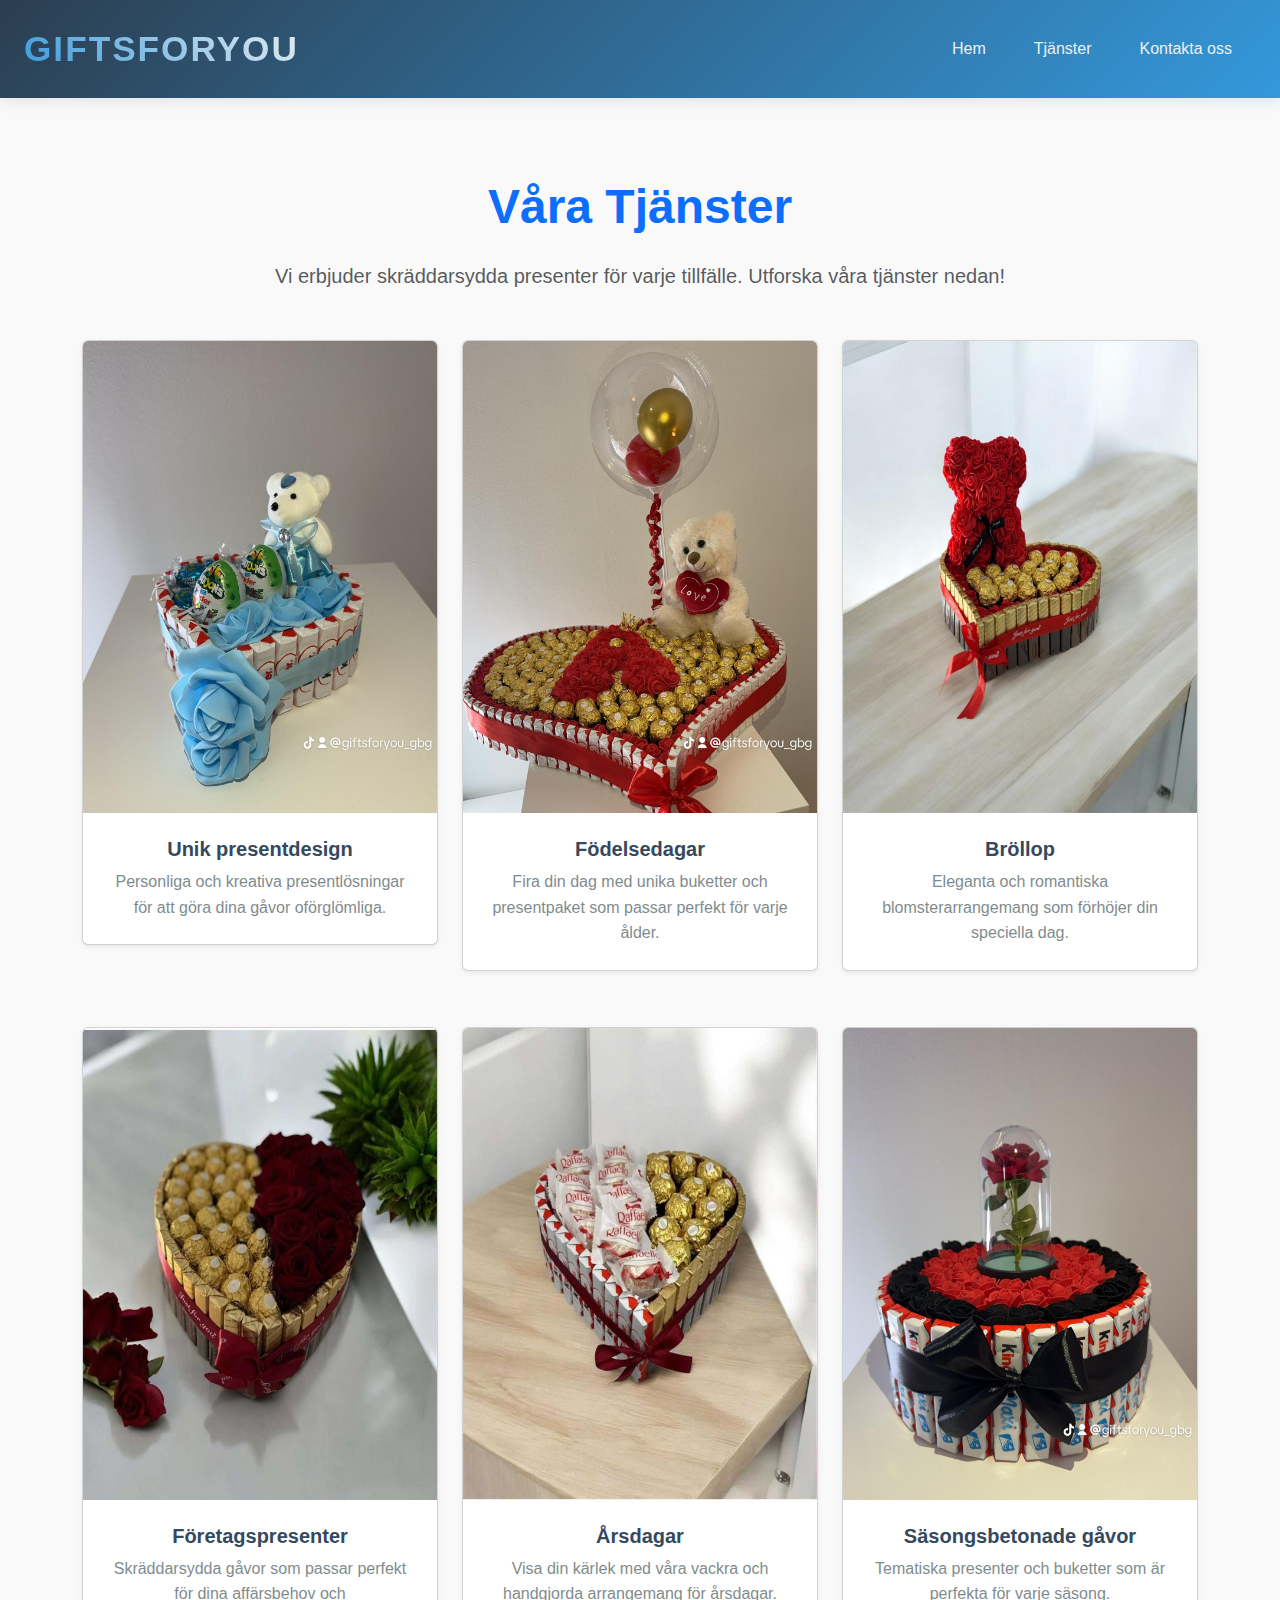
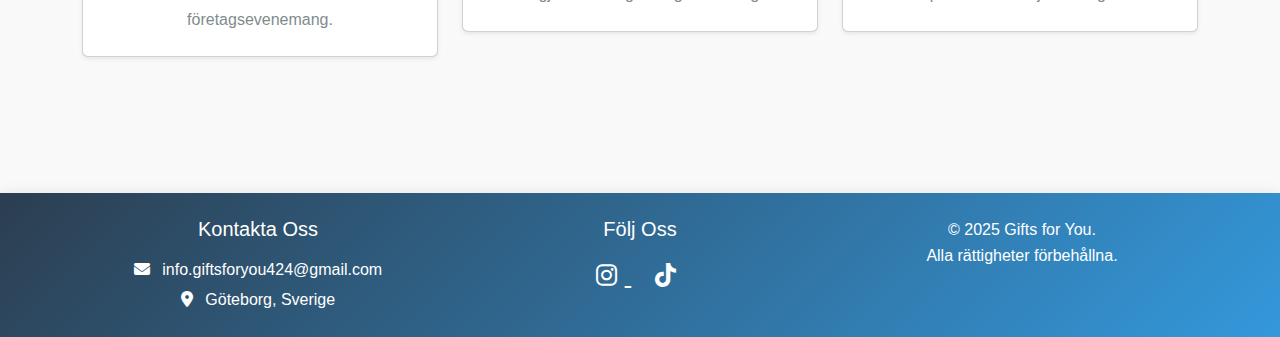
<file: services.html>
<!DOCTYPE html>
<html lang="sv">
<head>
    <meta charset="UTF-8">
    <meta name="viewport" content="width=device-width, initial-scale=1.0">
    <title>Gifts For You - Tjänster</title>
    <meta name="description" content="Utforska våra skräddarsydda presenter för födelsedagar, bröllop och mer.">
    <meta name="keywords" content="tjänster, presenter, födelsedagar, bröllop, företagsgåvor">
    <meta property="og:title" content="Gifts For You - Tjänster">
    <meta property="og:description" content="Utforska våra skräddarsydda presenter och blomsterarrangemang för olika tillfällen.">
    <meta property="og:image" content="images/og-image.jpg"> <!-- Replace with your image path -->
    <meta property="og:url" content="https://yourwebsite.com/services.html"> <!-- Replace with your URL -->
    <link rel="stylesheet" href="https://cdnjs.cloudflare.com/ajax/libs/bootstrap/5.3.0/css/bootstrap.min.css">
    <link rel="stylesheet" href="https://cdnjs.cloudflare.com/ajax/libs/font-awesome/6.4.0/css/all.min.css">
    <link rel="stylesheet" href="css/styles.css">
    <style>
        /* Add your custom styles here */
        @keyframes slideInDown {
            from { transform: translateY(-100%); opacity: 0; }
            to { transform: translateY(0); opacity: 1; }
        }
        @keyframes fadeIn { from { opacity: 0; } to { opacity: 1; } }
        .navbar { background: linear-gradient(135deg, #2c3e50 0%, #3498db 100%) !important; padding: 1rem 0; box-shadow: 0 2px 15px rgba(0,0,0,0.1); animation: slideInDown 0.8s ease-out; }
        .navbar-brand.logo { font-size: 2.2rem; font-weight: 800; background: linear-gradient(45deg, #3498db, #ecf0f1); -webkit-background-clip: text; background-clip: text; -webkit-text-fill-color: transparent; text-transform: uppercase; letter-spacing: 2px; transition: all 0.3s ease; }
        .navbar-brand.logo:hover { transform: scale(1.05); }
        .nav-link { color: #ecf0f1 !important; font-weight: 500; margin: 0 1rem; padding: 0.5rem 1rem; border-radius: 25px; transition: all 0.3s ease; }
        .nav-link:hover { color: #f1c40f !important; background: rgba(255,255,255,0.1); transform: translateY(-2px); }
        .hero { background: linear-gradient(135deg, #e67e22 0%, #f1c40f 100%); position: relative; overflow: hidden; }
        .hero::before { content: ''; position: absolute; top: 0; left: 0; right: 0; bottom: 0; background: url('data:image/svg+xml,<svg xmlns="http://www.w3.org/2000/svg" viewBox="0 0 1440 320"><path fill="%23ffffff10" d="M0,96L48,112C96,128,192,160,288,186.7C384,213,480,235,576,213.3C672,192,768,128,864,128C960,128,1056,192,1152,208C1248,224,1344,192,1392,176L1440,160L1440,320L1392,320C1344,320,1248,320,1152,320C1056,320,960,320,864,320C768,320,672,320,576,320C480,320,384,320,288,320C192,320,96,320,48,320L0,320Z"></path></svg>'); background-size: cover; opacity: 0.1; }
        .hero h1 { animation: fadeIn 1s ease-out 0.5s both; text-shadow: 2px 2px 4px rgba(0,0,0,0.2); }
        .hero p { animation: fadeIn 1s ease-out 1s both; }
        .hero .btn { animation: fadeIn 1s ease-out 1.5s both; transition: all 0.3s ease; }
        .hero .btn:hover { transform: translateY(-3px); box-shadow: 0 5px 15px rgba(0,0,0,0.2); }
        @media (max-width: 768px) { .navbar-brand.logo { font-size: 1.8rem; } .nav-link { margin: 0.5rem 0; } }
    </style>
</head>
<body>

    <header class="bg-dark text-white">
        <nav class="navbar navbar-expand-lg navbar-dark px-4 py-3">
            <a href="index.html" class="navbar-brand logo">
                <span class="text-warning">Gifts</span><span>For</span><span class="text-warning">You</span>
            </a>
            <button class="navbar-toggler" type="button" data-bs-toggle="collapse" data-bs-target="#navbarNav" aria-controls="navbarNav" aria-expanded="false" aria-label="Toggle navigation">
                <span class="navbar-toggler-icon"></span>
            </button>
            <div class="collapse navbar-collapse" id="navbarNav">
                <ul class="navbar-nav ms-auto">
                    <li class="nav-item">
                        <a href="index.html" class="nav-link">Hem</a>
                    </li>
                    <li class="nav-item">
                        <a href="services.html" class="nav-link active">Tjänster</a>
                    </li>
                    <li class="nav-item">
                        <a href="contact.html" class="nav-link">Kontakta oss</a>
                    </li>
                </ul>
            </div>
        </nav>
    </header>

    <main class="container my-5">
        <section class="services text-center">
            <h1 class="display-5 fw-bold mb-4 text-primary">Våra Tjänster</h1>
            <p class="lead text-muted mb-5">Vi erbjuder skräddarsydda presenter för varje tillfälle. Utforska våra tjänster nedan!</p>
            <div class="row">
                <!-- Service 1 -->
                <div class="col-md-4 mb-4">
                    <div class="card shadow-sm">
                        <div class="overflow-hidden">
                            <img src="images/use2.jpeg" class="card-img-top" alt="Unik presentdesign">
                        </div>
                        <div class="card-body">
                            <h5 class="card-title">Unik presentdesign</h5>
                            <p class="card-text">Personliga och kreativa presentlösningar för att göra dina gåvor oförglömliga.</p>
                        </div>
                    </div>
                </div>
                <!-- Service 2 -->
                <div class="col-md-4 mb-4">
                    <div class="card shadow-sm">
                        <div class="overflow-hidden">
                            <img src="images/use8.jpeg" class="card-img-top" alt="Födelsedagar">
                        </div>
                        <div class="card-body">
                            <h5 class="card-title">Födelsedagar</h5>
                            <p class="card-text">Fira din dag med unika buketter och presentpaket som passar perfekt för varje ålder.</p>
                        </div>
                    </div>
                </div>
                <!-- Service 3 -->
                <div class="col-md-4 mb-4">
                    <div class="card shadow-sm">
                        <div class="overflow-hidden">
                            <img src="images/use32.jpg" class="card-img-top" alt="Bröllop">
                        </div>
                        <div class="card-body">
                            <h5 class="card-title">Bröllop</h5>
                            <p class="card-text">Eleganta och romantiska blomsterarrangemang som förhöjer din speciella dag.</p>
                        </div>
                    </div>
                </div>
            </div>

            <div class="row">
                <!-- Service 4 -->
                <div class="col-md-4 mb-4">
                    <div class="card shadow-sm">
                        <div class="overflow-hidden">
                            <img src="images/use22.jpg" class="card-img-top" alt="Företagspresenter">
                        </div>
                        <div class="card-body">
                            <h5 class="card-title">Företagspresenter</h5>
                            <p class="card-text">Skräddarsydda gåvor som passar perfekt för dina affärsbehov och företagsevenemang.</p>
                        </div>
                    </div>
                </div>
                <!-- Service 5 -->
                <div class="col-md-4 mb-4">
                    <div class="card shadow-sm">
                        <div class="overflow-hidden">
                            <img src="images/use21.jpg" class="card-img-top" alt="Årsdagar">
                        </div>
                        <div class="card-body">
                            <h5 class="card-title">Årsdagar</h5>
                            <p class="card-text">Visa din kärlek med våra vackra och handgjorda arrangemang för årsdagar.</p>
                        </div>
                    </div>
                </div>
                <!-- Service 6 -->
                <div class="col-md-4 mb-4">
                    <div class="card shadow-sm">
                        <div class="overflow-hidden">
                            <img src="images/use.jpeg" class="card-img-top" alt="Säsongsbetonade gåvor">
                        </div>
                        <div class="card-body">
                            <h5 class="card-title">Säsongsbetonade gåvor</h5>
                            <p class="card-text">Tematiska presenter och buketter som är perfekta för varje säsong.</p>
                        </div>
                    </div>
                </div>
            </div>
        </section>
    </main>

    <footer class="footer bg-custom text-white py-4">
        <div class="container">
            <div class="row g-4">
                <div class="col-md-4 text-center text-md-start">
                    <h5 class="mb-3">Kontakta Oss</h5>
                    <p class="mb-1"><i class="fas fa-envelope me-2"></i> info.giftsforyou424@gmail.com</p>
                    <p class="mb-0"><i class="fas fa-map-marker-alt me-2"></i> Göteborg, Sverige</p>
                </div>
                <div class="col-md-4 text-center">
                    <h5 class="mb-3">Följ Oss</h5>
                    <div class="social-links">
                        <a href="https://www.instagram.com/giftsforyou_gbg?igsh=dGR4ZGVpaXI4eXhl" class="text-white me-3">
                            <i class="fab fa-instagram"></i>
                        </a>
                        <a href="https://www.tiktok.com/@giftsforyou_gbg?_t=ZS-8tQXAR5u636&_r=1" class="text-white">
                            <i class="fab fa-tiktok"></i>
                        </a>
                    </div>
                </div>
                <div class="col-md-4 text-center text-md-end">
                    <p>&copy; 2025 Gifts for You.<br>Alla rättigheter förbehållna.</p>
                </div>
            </div>
        </div>
    </footer>

    <script src="https://cdnjs.cloudflare.com/ajax/libs/bootstrap/5.3.0/js/bootstrap.bundle.min.js"></script>
</body>
</html>
</file>
<file: css/styles.css>
/* Reset and Base Styles */
* {
    margin: 0;
    padding: 0;
    box-sizing: border-box;
}

body {
    font-family: 'Roboto', sans-serif;
    line-height: 1.6;
    color: #333;
    background-color: #f9f9f9;
}

/* Hero/Intro Section */
.intro {
    text-align: center;
    padding: 4rem 1rem;
    background: linear-gradient(to bottom, #f39c12, #e67e22);
    color: white;
}

.intro h1 {
    font-size: 3rem;
    margin-bottom: 1rem;
    text-shadow: 2px 2px 4px rgba(0, 0, 0, 0.4);
}

.intro p {
    font-size: 1.4rem;
    font-weight: 300;
}

/* Responsive Adjustments for Hero Section */
@media (max-width: 768px) {
    .intro {
        padding: 2rem 1rem; /* Reduced padding for smaller screens */
    }

    .intro h1 {
        font-size: 2rem; /* Smaller font size for heading */
    }

    .intro p {
        font-size: 1.2rem; /* Smaller font size for paragraph */
    }
}

/* Services Section */
.services {
    padding: 2rem 0;
}

.services .card {
    transition: transform 0.3s ease-in-out;
    margin-bottom: 2rem;
    overflow: hidden; /* Prevents overflow of images */
}

.services .card:hover {
    transform: translateY(-10px);
}

.services .card-img-top {
    width: 100%; /* Ensure the image takes full width */
    height: auto; /* Allow height to adjust based on content */
    object-fit: contain; /* Maintain aspect ratio and show the entire image */
}

.services .card-body {
    padding: 1.5rem;
}

.services .card-title {
    color: #34495e;
    font-weight: 600;
}

.services .card-text {
    color: #7f8c8d;
}

/* Products Section */
.products {
    padding: 2rem;
    background-color: #fff;
}

.products h2 {
    text-align: center;
    margin-bottom: 2rem;
    font-size: 2.5rem;
    color: #444;
    font-weight: 600;
}

.product-card {
    background: #ecf0f1;
    padding: 1.5rem;
    border-radius: 10px;
    box-shadow: 0 4px 6px rgba(0, 0, 0, 0.1);
    text-align: center;
    transition: transform 0.3s ease-in-out;
}

.product-card:hover {
    transform: scale(1.05);
}

.product-card img {
    width: 100%;
    height: auto;
    margin-bottom: 1rem;
}

.product-card h3 {
    font-size: 1.6rem;
    color: #34495e;
    margin-bottom: 1rem;
}

.product-card p {
    color: #7f8c8d;
}

/* Footer */
/* Footer */
footer.bg-custom {
    background: linear-gradient(135deg, #2c3e50 0%, #3498db 100%) !important; 
    color: white !important;  
    padding: 1rem 0;
    box-shadow: 0 2px 15px rgba(0, 0, 0, 0.1);  
    animation: slideInDown 0.8s ease-out;  
}

footer.bg-custom .container {
    max-width: 1140px;
    margin: 0 auto;
}

footer.bg-custom .row {
    display: flex;
    flex-wrap: wrap;
    margin-right: -15px;
    margin-left: -15px;
}

footer.bg-custom .col-md-4 {
    flex: 0 0 33.333333%;
    max-width: 33.333333%;
}

footer.bg-custom .text-center {
    text-align: center !important;
}

footer.bg-custom .text-md-start {
    text-align: start;
}

footer.bg-custom p {
    margin-bottom: 0;
    color: white !important;  
}

footer.bg-custom i {
    margin-right: 0.5rem;
    color: white !important;  
}

footer.bg-custom .social-links a {
    font-size: 1.5rem;
    margin: 0 0.5rem;
    transition: opacity 0.3s;
    color: white !important;  
}

footer.bg-custom .social-links a:hover {
    opacity: 0.8;
}

/* Responsive Design for Footer */
@media (max-width: 768px) {
    footer.bg-custom .col-md-4 {
        flex: 0 0 100%; /* Stack columns on small screens */
        max-width: 100%; /* Allow full width */
    }

    footer.bg-custom .text-md-end {
        text-align: center !important; /* Center text on small screens */
    }
}

/* Responsive Design */
@media (max-width: 768px) {
    .navbar-brand.logo {
        font-size: 1.5rem;
    }

    .services .card-img-top {
        height: 180px; /* Adjust image height for smaller screens */
    }

    .product-card {
        margin-bottom: 1rem;
    }
}

/* Bootstrap Overrides */
.navbar-toggler {
    border-color: rgba(255,255,255,0.5);
}

.navbar-toggler:focus {
    box-shadow: none;
}

.navbar-toggler-icon {
    background-image: url("data:image/svg+xml,%3csvg xmlns='http://www.w3.org/2000/svg' viewBox='0 0 30 30'%3e%3cpath stroke='rgba%28255, 255, 255, 0.7%29' stroke-linecap='round' stroke-miterlimit='10' stroke-width='2' d='M4 7h22M4 15h22M4 23h22'/%3e%3c/svg%3e");
}
</file>
